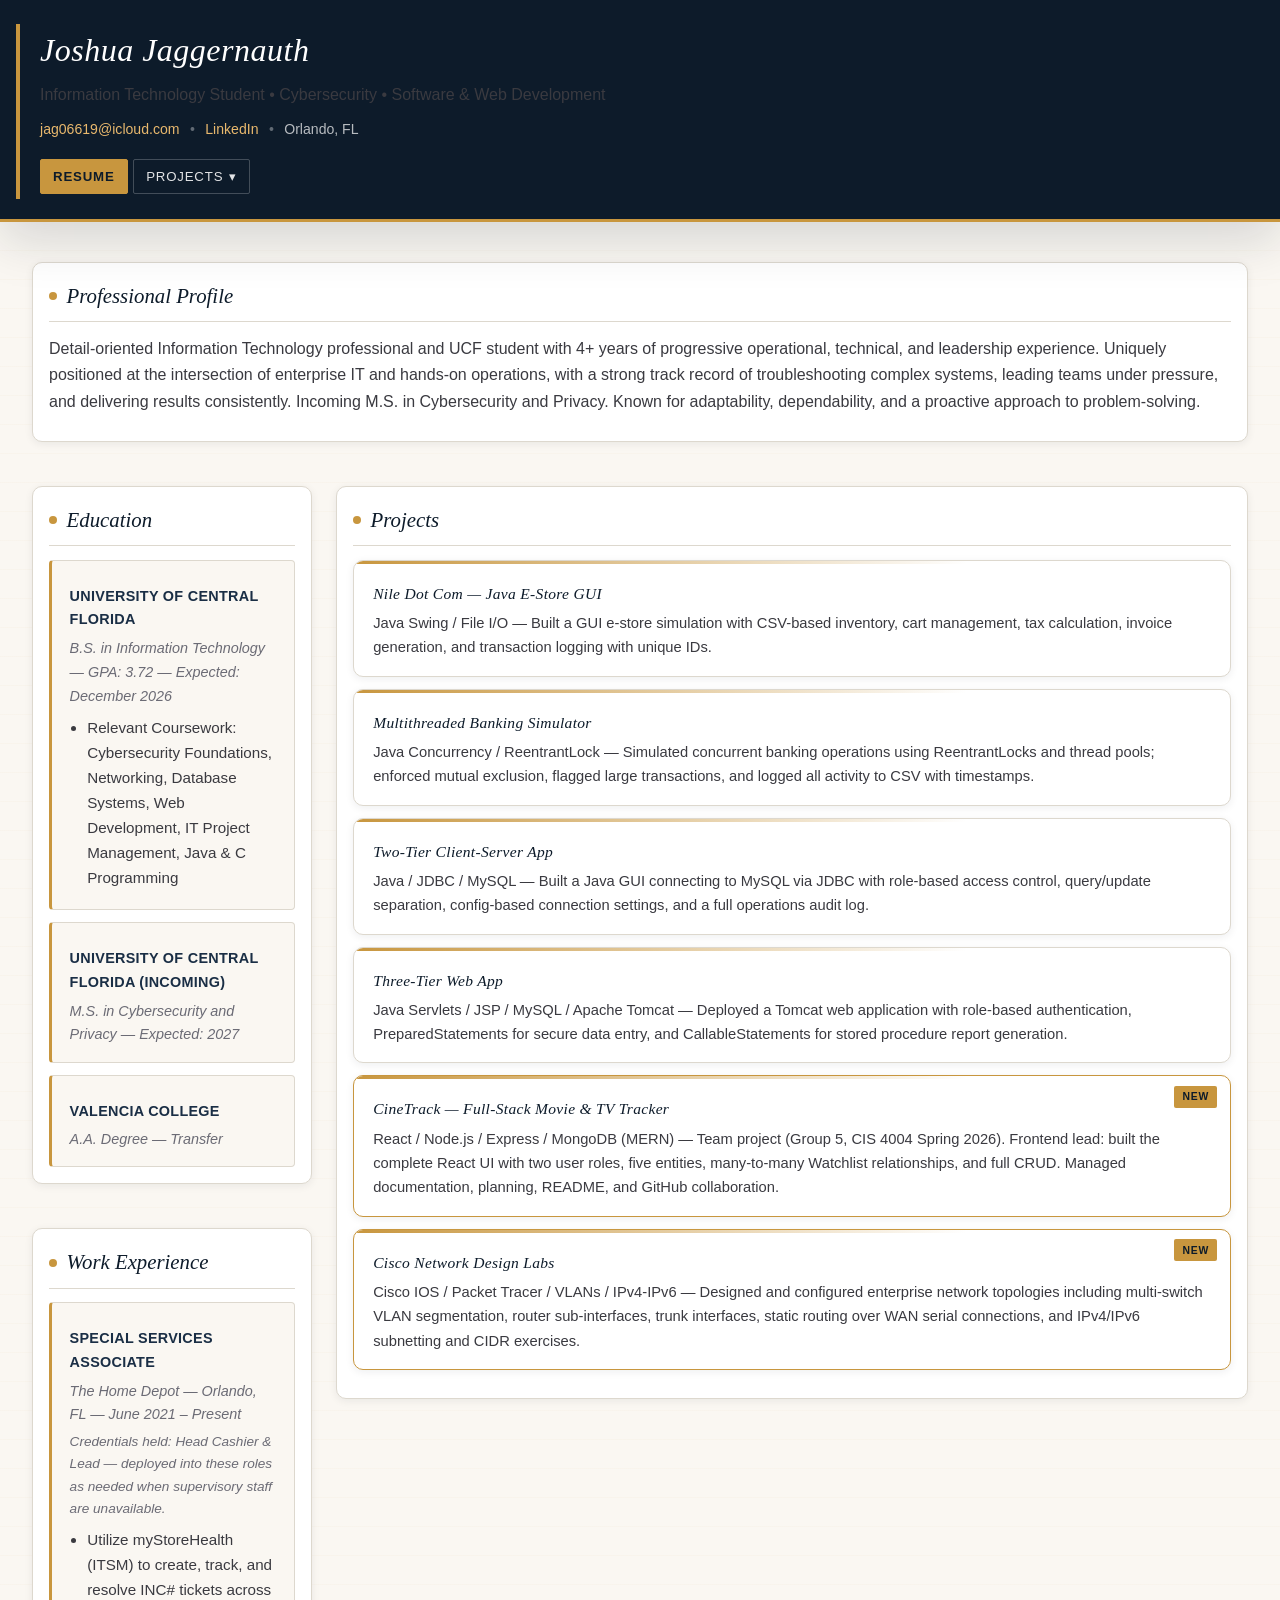
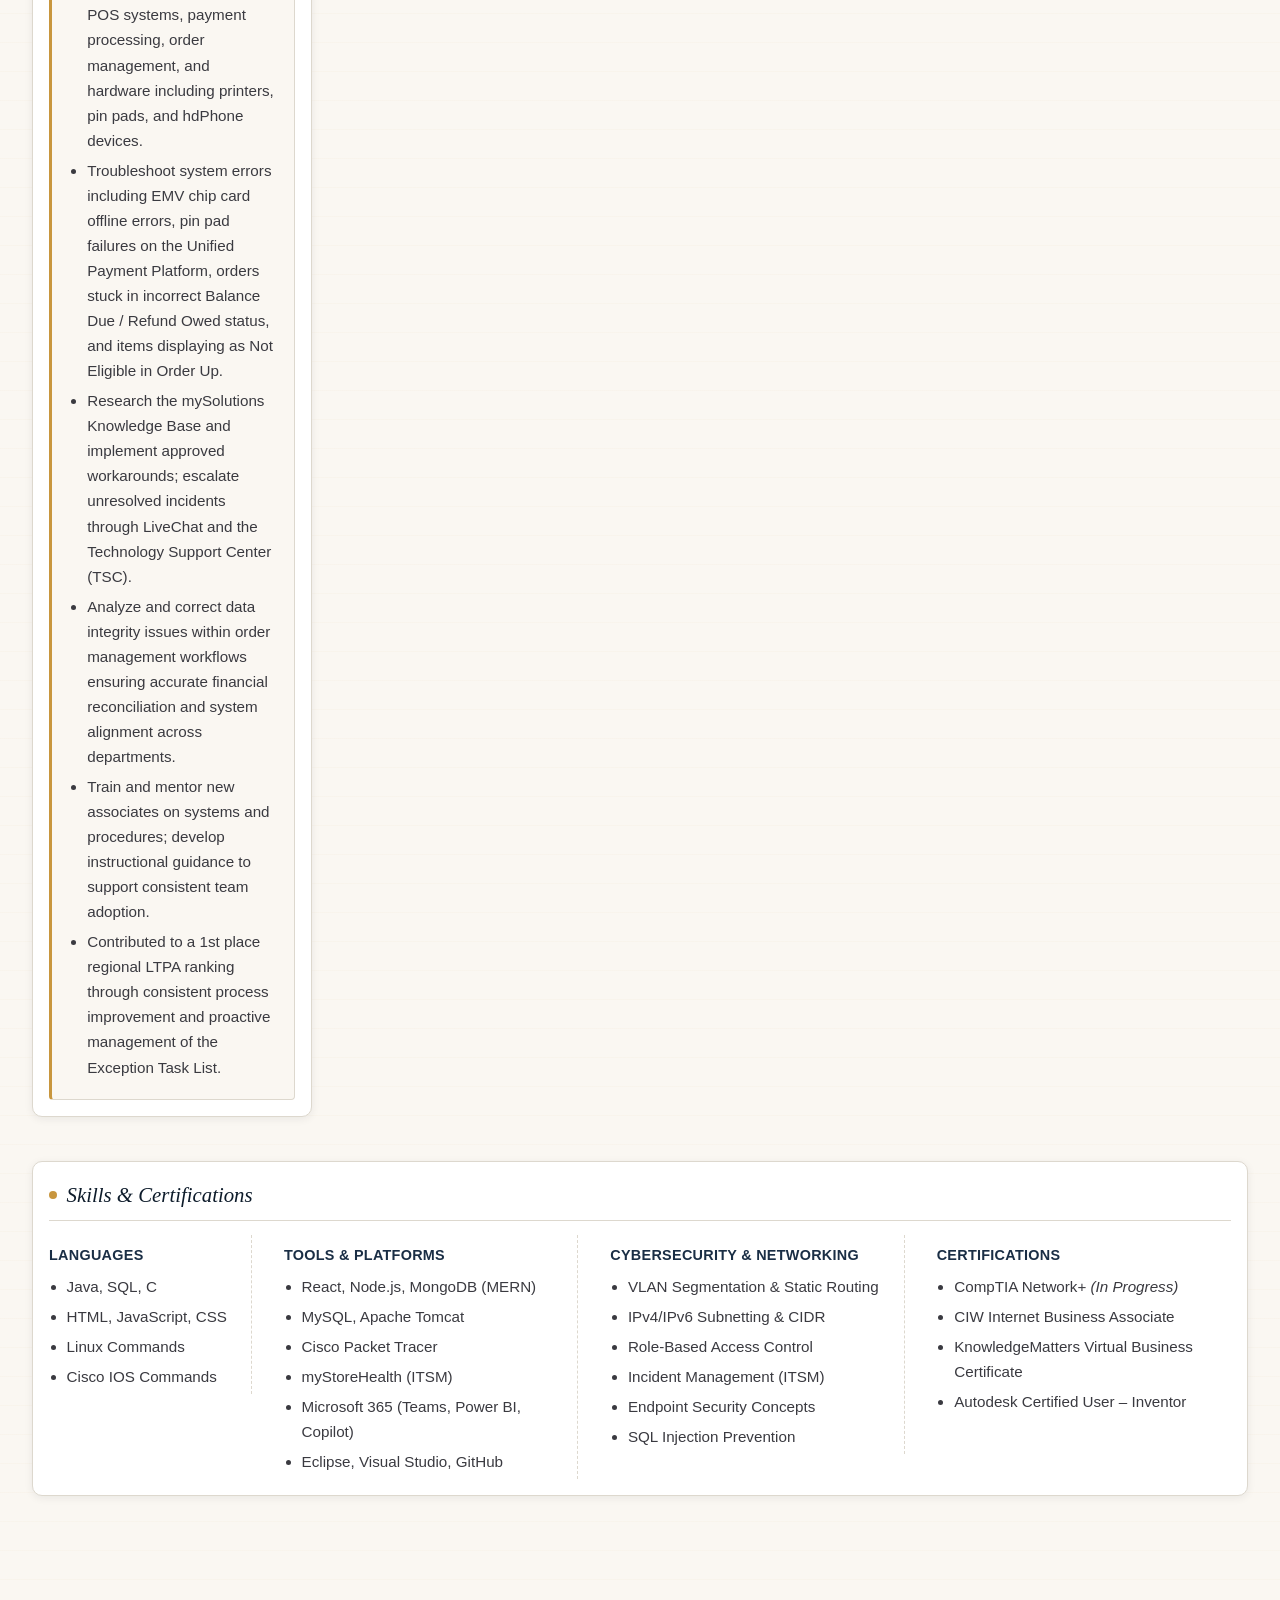
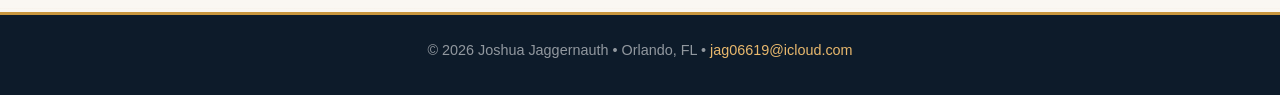
<file: index.html>
<!-- index.html -->
<!DOCTYPE html>
<html lang="en">
<head>
  <meta charset="UTF-8" />
  <meta name="viewport" content="width=device-width, initial-scale=1" />
  <title>Joshua Jaggernauth | Portfolio</title>
  <link rel="stylesheet" href="styles.css" />
</head>
<body>
  <a class="skip-link" href="#main">Skip to main content</a>
  <header class="site-header">
    <div class="container">
      <h1 class="site-title">Joshua Jaggernauth</h1>
      <p class="hero-tagline">Information Technology Student &bull; Cybersecurity &bull; Software &amp; Web Development</p>
      <address class="contact">
        <a href="mailto:jag06619@icloud.com">jag06619@icloud.com</a>
        <span aria-hidden="true">•</span>
        <a href="https://www.linkedin.com/in/joshua-jaggernauth" target="_blank" rel="noopener">LinkedIn</a>
        <span aria-hidden="true">•</span>
        <span>Orlando, FL</span>
      </address>
      <nav class="site-nav" aria-label="Primary">
        <ul>
          <li><a href="index.html" aria-current="page">Resume</a></li>
          <li class="nav-group">
            <button class="nav-group-btn" type="button" aria-label="Open projects menu">
              Projects <span class="chev" aria-hidden="true">&#9662;</span>
            </button>
            <ul class="nav-dropdown" aria-label="Projects">
              <li><a href="project-one.html">Nile Dot Com</a></li>
              <li><a href="project-two.html">Banking Simulator</a></li>
              <li><a href="project-three.html">Client-Server App</a></li>
              <li><a href="project-four.html">Three-Tier Web App</a></li>
              <li><a href="project-five.html">CineTrack</a></li>
              <li><a href="project-six.html">Cisco Network Labs</a></li>
            </ul>
          </li>
        </ul>
      </nav>
    </div>
  </header>

  <main id="main" class="container">
    <section class="section" aria-labelledby="objective-title">
      <h2 id="objective-title">Professional Profile</h2>
      <p>Detail-oriented Information Technology professional and UCF student with 4+ years of progressive operational, technical, and leadership experience. Uniquely positioned at the intersection of enterprise IT and hands-on operations, with a strong track record of troubleshooting complex systems, leading teams under pressure, and delivering results consistently. Incoming M.S. in Cybersecurity and Privacy. Known for adaptability, dependability, and a proactive approach to problem-solving.</p>
    </section>

    <section class="section" aria-labelledby="education-title">
      <h2 id="education-title">Education</h2>
      <article class="item">
        <header class="item-header">
          <h3>University of Central Florida</h3>
          <p class="item-subtitle">B.S. in Information Technology &mdash; GPA: 3.72 &mdash; Expected: December 2026</p>
        </header>
        <ul>
          <li>Relevant Coursework: Cybersecurity Foundations, Networking, Database Systems, Web Development, IT Project Management, Java &amp; C Programming</li>
        </ul>
      </article>
      <article class="item">
        <header class="item-header">
          <h3>University of Central Florida (Incoming)</h3>
          <p class="item-subtitle">M.S. in Cybersecurity and Privacy &mdash; Expected: 2027</p>
        </header>
      </article>
      <article class="item">
        <header class="item-header">
          <h3>Valencia College</h3>
          <p class="item-subtitle">A.A. Degree &mdash; Transfer</p>
        </header>
      </article>
    </section>

    <section class="section" aria-labelledby="experience-title">
      <h2 id="experience-title">Work Experience</h2>
      <article class="item">
        <header class="item-header">
          <h3>Special Services Associate</h3>
          <p class="item-subtitle">The Home Depot &mdash; Orlando, FL &mdash; June 2021 &ndash; Present</p>
          <p class="item-subtitle" style="font-style:italic;font-size:0.85rem;margin-top:0.2rem;">Credentials held: Head Cashier &amp; Lead &mdash; deployed into these roles as needed when supervisory staff are unavailable.</p>
        </header>
        <ul>
          <li>Utilize myStoreHealth (ITSM) to create, track, and resolve INC# tickets across POS systems, payment processing, order management, and hardware including printers, pin pads, and hdPhone devices.</li>
          <li>Troubleshoot system errors including EMV chip card offline errors, pin pad failures on the Unified Payment Platform, orders stuck in incorrect Balance Due / Refund Owed status, and items displaying as Not Eligible in Order Up.</li>
          <li>Research the mySolutions Knowledge Base and implement approved workarounds; escalate unresolved incidents through LiveChat and the Technology Support Center (TSC).</li>
          <li>Analyze and correct data integrity issues within order management workflows ensuring accurate financial reconciliation and system alignment across departments.</li>
          <li>Train and mentor new associates on systems and procedures; develop instructional guidance to support consistent team adoption.</li>
          <li>Contributed to a 1st place regional LTPA ranking through consistent process improvement and proactive management of the Exception Task List.</li>
        </ul>
      </article>
    </section>

    <section class="section" aria-labelledby="projects-title">
      <h2 id="projects-title">Projects</h2>
      <article class="project-preview">
        <h3><a href="project-one.html">Nile Dot Com &mdash; Java E-Store GUI</a></h3>
        <p>Java Swing / File I/O &mdash; Built a GUI e-store simulation with CSV-based inventory, cart management, tax calculation, invoice generation, and transaction logging with unique IDs.</p>
      </article>
      <article class="project-preview">
        <h3><a href="project-two.html">Multithreaded Banking Simulator</a></h3>
        <p>Java Concurrency / ReentrantLock &mdash; Simulated concurrent banking operations using ReentrantLocks and thread pools; enforced mutual exclusion, flagged large transactions, and logged all activity to CSV with timestamps.</p>
      </article>
      <article class="project-preview">
        <h3><a href="project-three.html">Two-Tier Client-Server App</a></h3>
        <p>Java / JDBC / MySQL &mdash; Built a Java GUI connecting to MySQL via JDBC with role-based access control, query/update separation, config-based connection settings, and a full operations audit log.</p>
      </article>
      <article class="project-preview">
        <h3><a href="project-four.html">Three-Tier Web App</a></h3>
        <p>Java Servlets / JSP / MySQL / Apache Tomcat &mdash; Deployed a Tomcat web application with role-based authentication, PreparedStatements for secure data entry, and CallableStatements for stored procedure report generation.</p>
      </article>
      <article class="project-preview new-badge">
        <h3><a href="project-five.html">CineTrack &mdash; Full-Stack Movie &amp; TV Tracker</a></h3>
        <p>React / Node.js / Express / MongoDB (MERN) &mdash; Team project (Group 5, CIS 4004 Spring 2026). Frontend lead: built the complete React UI with two user roles, five entities, many-to-many Watchlist relationships, and full CRUD. Managed documentation, planning, README, and GitHub collaboration.</p>
      </article>
      <article class="project-preview new-badge">
        <h3><a href="project-six.html">Cisco Network Design Labs</a></h3>
        <p>Cisco IOS / Packet Tracer / VLANs / IPv4-IPv6 &mdash; Designed and configured enterprise network topologies including multi-switch VLAN segmentation, router sub-interfaces, trunk interfaces, static routing over WAN serial connections, and IPv4/IPv6 subnetting and CIDR exercises.</p>
      </article>
    </section>

    <section class="section" aria-labelledby="skills-title">
      <h2 id="skills-title">Skills &amp; Certifications</h2>
      <section class="subsection" aria-labelledby="lang-title">
        <h3 id="lang-title">Languages</h3>
        <ul>
          <li>Java, SQL, C</li>
          <li>HTML, JavaScript, CSS</li>
          <li>Linux Commands</li>
          <li>Cisco IOS Commands</li>
        </ul>
      </section>
      <section class="subsection" aria-labelledby="tools-title">
        <h3 id="tools-title">Tools &amp; Platforms</h3>
        <ul>
          <li>React, Node.js, MongoDB (MERN)</li>
          <li>MySQL, Apache Tomcat</li>
          <li>Cisco Packet Tracer</li>
          <li>myStoreHealth (ITSM)</li>
          <li>Microsoft 365 (Teams, Power BI, Copilot)</li>
          <li>Eclipse, Visual Studio, GitHub</li>
        </ul>
      </section>
      <section class="subsection" aria-labelledby="cyber-title">
        <h3 id="cyber-title">Cybersecurity &amp; Networking</h3>
        <ul>
          <li>VLAN Segmentation &amp; Static Routing</li>
          <li>IPv4/IPv6 Subnetting &amp; CIDR</li>
          <li>Role-Based Access Control</li>
          <li>Incident Management (ITSM)</li>
          <li>Endpoint Security Concepts</li>
          <li>SQL Injection Prevention</li>
        </ul>
      </section>
      <section class="subsection" aria-labelledby="certs-title">
        <h3 id="certs-title">Certifications</h3>
        <ul>
          <li>CompTIA Network+ <em>(In Progress)</em></li>
          <li>CIW Internet Business Associate</li>
          <li>KnowledgeMatters Virtual Business Certificate</li>
          <li>Autodesk Certified User &ndash; Inventor</li>
        </ul>
      </section>
    </section>
  </main>

  <footer class="site-footer">
    <div class="container">
      <p>&copy; 2026 Joshua Jaggernauth &bull; Orlando, FL &bull; <a href="mailto:jag06619@icloud.com">jag06619@icloud.com</a></p>
    </div>
  </footer>
  <script>
    document.querySelectorAll('.nav-group-btn').forEach(btn => {
      btn.addEventListener('click', () => btn.closest('.nav-group').classList.toggle('open'));
    });
    document.addEventListener('click', e => {
      if (!e.target.closest('.nav-group')) document.querySelectorAll('.nav-group.open').forEach(g => g.classList.remove('open'));
    });
  </script>
</body>
</html>
</file>
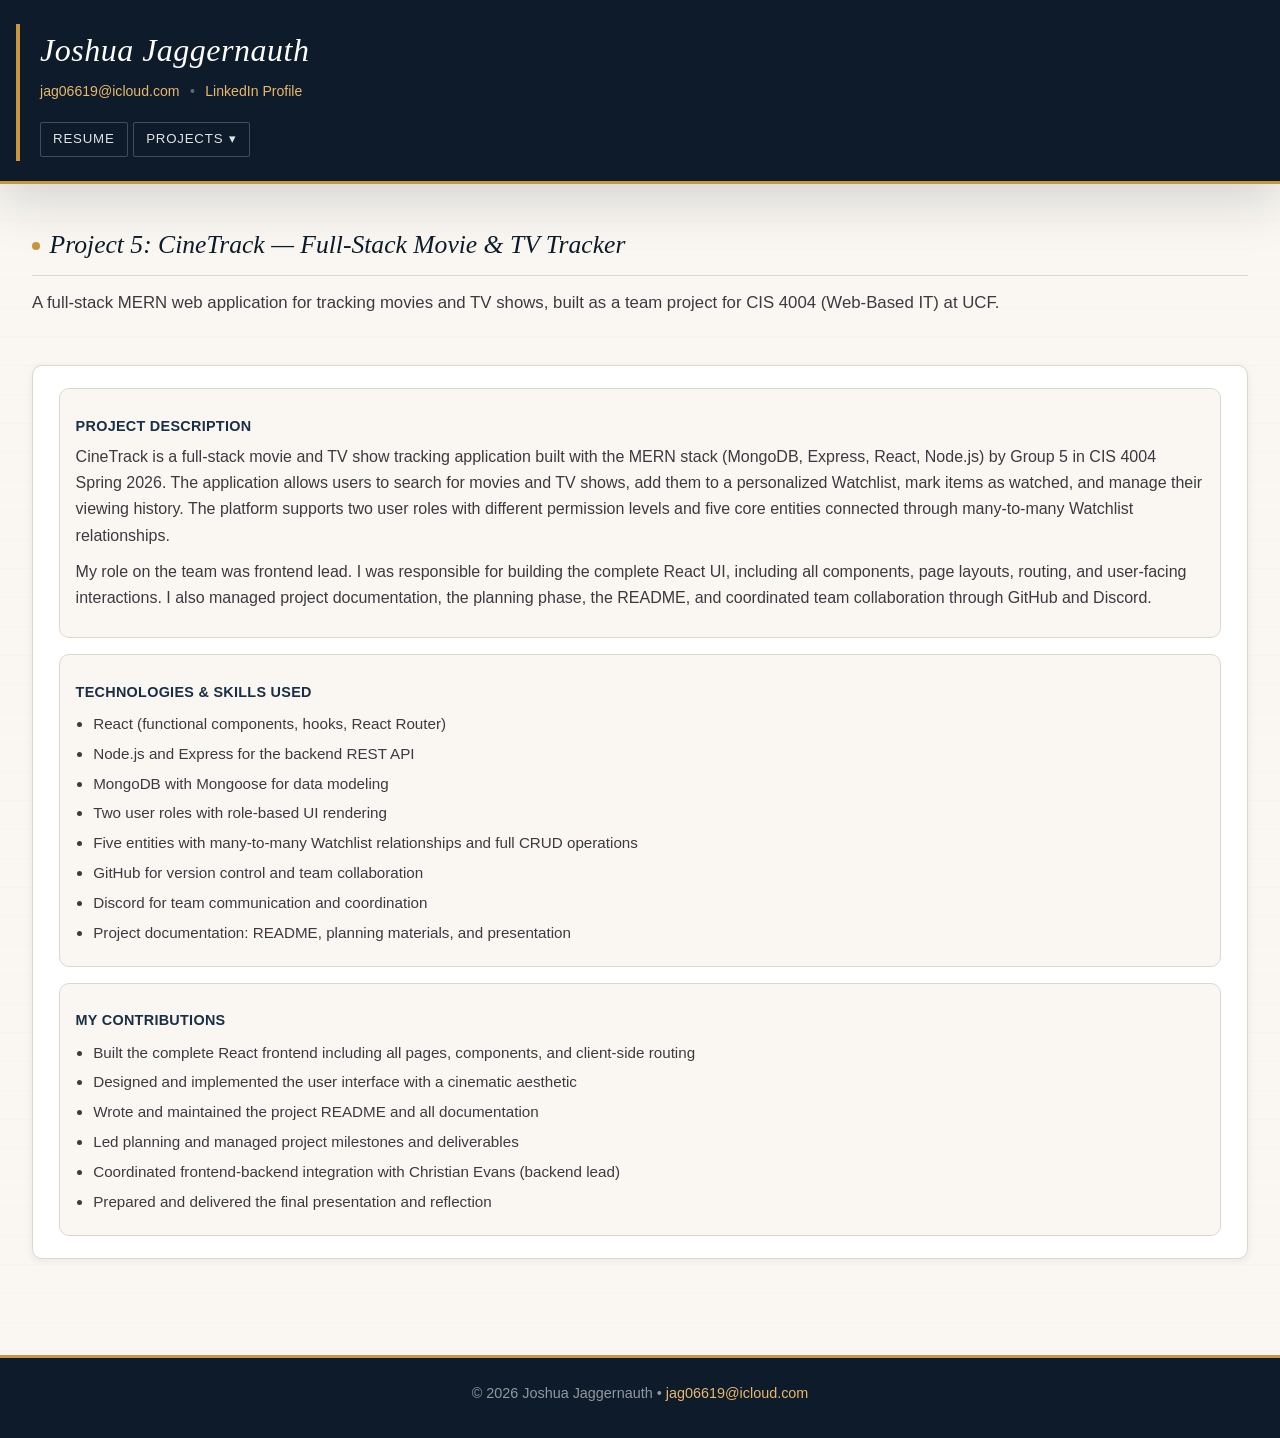
<file: project-five.html>
<!-- project-five.html -->
<!DOCTYPE html>
<html lang="en">
<head>
  <meta charset="UTF-8" />
  <meta name="viewport" content="width=device-width, initial-scale=1" />
  <title>Project 5 | CineTrack (MERN Stack)</title>
  <link rel="stylesheet" href="styles.css" />
</head>
<body>
  <a class="skip-link" href="#main">Skip to main content</a>
  <header class="site-header">
    <div class="container">
      <h1 class="site-title">Joshua Jaggernauth</h1>
      <address class="contact">
        <a href="mailto:jag06619@icloud.com">jag06619@icloud.com</a>
        <span aria-hidden="true">•</span>
        <a href="https://www.linkedin.com/in/joshua-jaggernauth" target="_blank" rel="noopener">LinkedIn Profile</a>
      </address>
      <nav class="site-nav" aria-label="Primary">
        <ul>
          <li><a href="index.html">Resume</a></li>
          <li class="nav-group">
            <button class="nav-group-btn" type="button" aria-label="Open projects menu">
              Projects <span class="chev" aria-hidden="true">&#9662;</span>
            </button>
            <ul class="nav-dropdown" aria-label="Projects">
              <li><a href="project-one.html">Nile Dot Com</a></li>
              <li><a href="project-two.html">Banking Simulator</a></li>
              <li><a href="project-three.html">Client-Server App</a></li>
              <li><a href="project-four.html">Three-Tier Web App</a></li>
              <li><a href="project-five.html" aria-current="page">CineTrack</a></li>
              <li><a href="project-six.html">Cisco Network Labs</a></li>
            </ul>
          </li>
        </ul>
      </nav>
    </div>
  </header>

  <main id="main" class="container">
    <header class="page-header">
      <h2>Project 5: CineTrack &mdash; Full-Stack Movie &amp; TV Tracker</h2>
      <p class="page-intro">A full-stack MERN web application for tracking movies and TV shows, built as a team project for CIS 4004 (Web-Based IT) at UCF.</p>
    </header>

    <article class="project">
      <section class="section" aria-labelledby="description-title">
        <h3 id="description-title">Project Description</h3>
        <p>CineTrack is a full-stack movie and TV show tracking application built with the MERN stack (MongoDB, Express, React, Node.js) by Group 5 in CIS 4004 Spring 2026. The application allows users to search for movies and TV shows, add them to a personalized Watchlist, mark items as watched, and manage their viewing history. The platform supports two user roles with different permission levels and five core entities connected through many-to-many Watchlist relationships.</p>
        <p>My role on the team was frontend lead. I was responsible for building the complete React UI, including all components, page layouts, routing, and user-facing interactions. I also managed project documentation, the planning phase, the README, and coordinated team collaboration through GitHub and Discord.</p>
      </section>

      <section class="section" aria-labelledby="skills-title">
        <h3 id="skills-title">Technologies &amp; Skills Used</h3>
        <ul>
          <li>React (functional components, hooks, React Router)</li>
          <li>Node.js and Express for the backend REST API</li>
          <li>MongoDB with Mongoose for data modeling</li>
          <li>Two user roles with role-based UI rendering</li>
          <li>Five entities with many-to-many Watchlist relationships and full CRUD operations</li>
          <li>GitHub for version control and team collaboration</li>
          <li>Discord for team communication and coordination</li>
          <li>Project documentation: README, planning materials, and presentation</li>
        </ul>
      </section>

      <section class="section" aria-labelledby="role-title">
        <h3 id="role-title">My Contributions</h3>
        <ul>
          <li>Built the complete React frontend including all pages, components, and client-side routing</li>
          <li>Designed and implemented the user interface with a cinematic aesthetic</li>
          <li>Wrote and maintained the project README and all documentation</li>
          <li>Led planning and managed project milestones and deliverables</li>
          <li>Coordinated frontend-backend integration with Christian Evans (backend lead)</li>
          <li>Prepared and delivered the final presentation and reflection</li>
        </ul>
      </section>
    </article>
  </main>

  <footer class="site-footer">
    <div class="container">
      <p>&copy; 2026 Joshua Jaggernauth &bull; <a href="mailto:jag06619@icloud.com">jag06619@icloud.com</a></p>
    </div>
  </footer>
  <script>
    document.querySelectorAll('.nav-group-btn').forEach(btn => {
      btn.addEventListener('click', () => btn.closest('.nav-group').classList.toggle('open'));
    });
    document.addEventListener('click', e => {
      if (!e.target.closest('.nav-group')) document.querySelectorAll('.nav-group.open').forEach(g => g.classList.remove('open'));
    });
  </script>
</body>
</html>
</file>
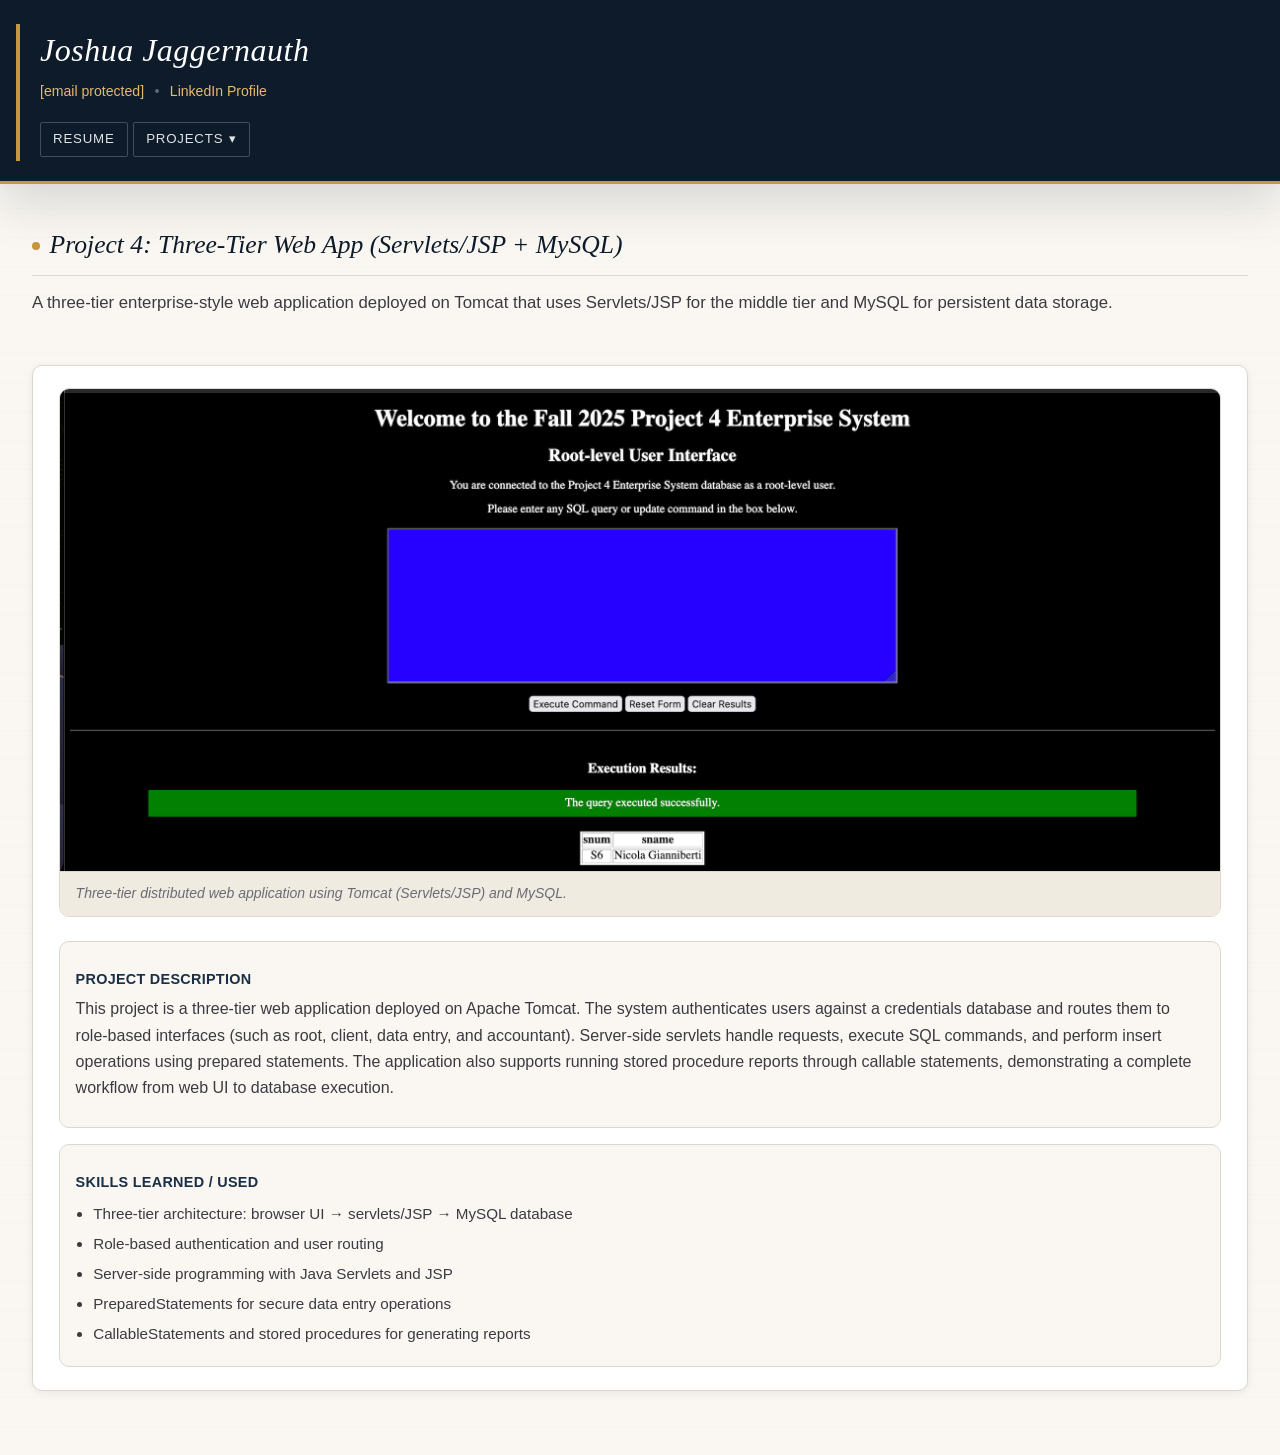
<file: project-four.html>
<!-- project-four.html -->
<!DOCTYPE html>
<html lang="en">
<head>
  <meta charset="UTF-8" />
  <meta name="viewport" content="width=device-width, initial-scale=1" />
  <title>Project 4 | Three-Tier Web App (Servlets/JSP + MySQL)</title>
  <link rel="stylesheet" href="styles.css" />
</head>

<body>
  <a class="skip-link" href="#main">Skip to main content</a>

  <header class="site-header">
    <div class="container">
      <h1 class="site-title">Joshua Jaggernauth</h1>

      <address class="contact">
        <a href="/cdn-cgi/l/email-protection#f79d98cecec5c7cfc3b7829491d9929382"><span class="__cf_email__" data-cfemail="e88287d1d1dad8d0dca89d8b8ec68d8c9d">[email&#160;protected]</span></a>
        <span aria-hidden="true">•</span>
        <a href="https://www.linkedin.com/in/joshua-jaggernauth" target="_blank" rel="noopener">
          LinkedIn Profile
        </a>
      </address>

      <nav class="site-nav" aria-label="Primary">
        <ul>
          <li><a href="index.html">Resume</a></li>

          <li class="nav-group">
            <button class="nav-group-btn" type="button" aria-label="Open projects menu">
              Projects <span class="chev" aria-hidden="true">▾</span>
            </button>

            <ul class="nav-dropdown" aria-label="Projects">
              <li><a href="project-one.html">Nile Dot Com</a></li>
              <li><a href="project-two.html">Banking Simulator</a></li>
              <li><a href="project-three.html">Client-Server App</a></li>
              <li><a href="project-four.html" aria-current="page">Project 4</a></li>
            </ul>
          </li>
        </ul>
      </nav>
    </div>
  </header>

  <main id="main" class="container">
    <header class="page-header">
      <h2>Project 4: Three-Tier Web App (Servlets/JSP + MySQL)</h2>
      <p class="page-intro">
        A three-tier enterprise-style web application deployed on Tomcat that uses Servlets/JSP
        for the middle tier and MySQL for persistent data storage.
      </p>
    </header>

    <article class="project">
      <figure class="project-figure">
        <img
          src="images/project4.png"
          alt="Screenshot of the three-tier web application interface (Tomcat, Servlets/JSP, MySQL)"
          width="1200"
          height="675"
        />
        <figcaption>
          Three-tier distributed web application using Tomcat (Servlets/JSP) and MySQL.
        </figcaption>
      </figure>

      <section class="section" aria-labelledby="description-title">
        <h3 id="description-title">Project Description</h3>
        <p>
          This project is a three-tier web application deployed on Apache Tomcat. The system authenticates users
          against a credentials database and routes them to role-based interfaces (such as root, client, data entry,
          and accountant). Server-side servlets handle requests, execute SQL commands, and perform insert operations
          using prepared statements. The application also supports running stored procedure reports through callable
          statements, demonstrating a complete workflow from web UI to database execution.
        </p>
      </section>

      <section class="section" aria-labelledby="skills-title">
        <h3 id="skills-title">Skills Learned / Used</h3>
        <ul>
          <li>Three-tier architecture: browser UI → servlets/JSP → MySQL database</li>
          <li>Role-based authentication and user routing</li>
          <li>Server-side programming with Java Servlets and JSP</li>
          <li>PreparedStatements for secure data entry operations</li>
          <li>CallableStatements and stored procedures for generating reports</li>
        </ul>
      </section>
    </article>
  </main>

  <footer class="site-
</file>
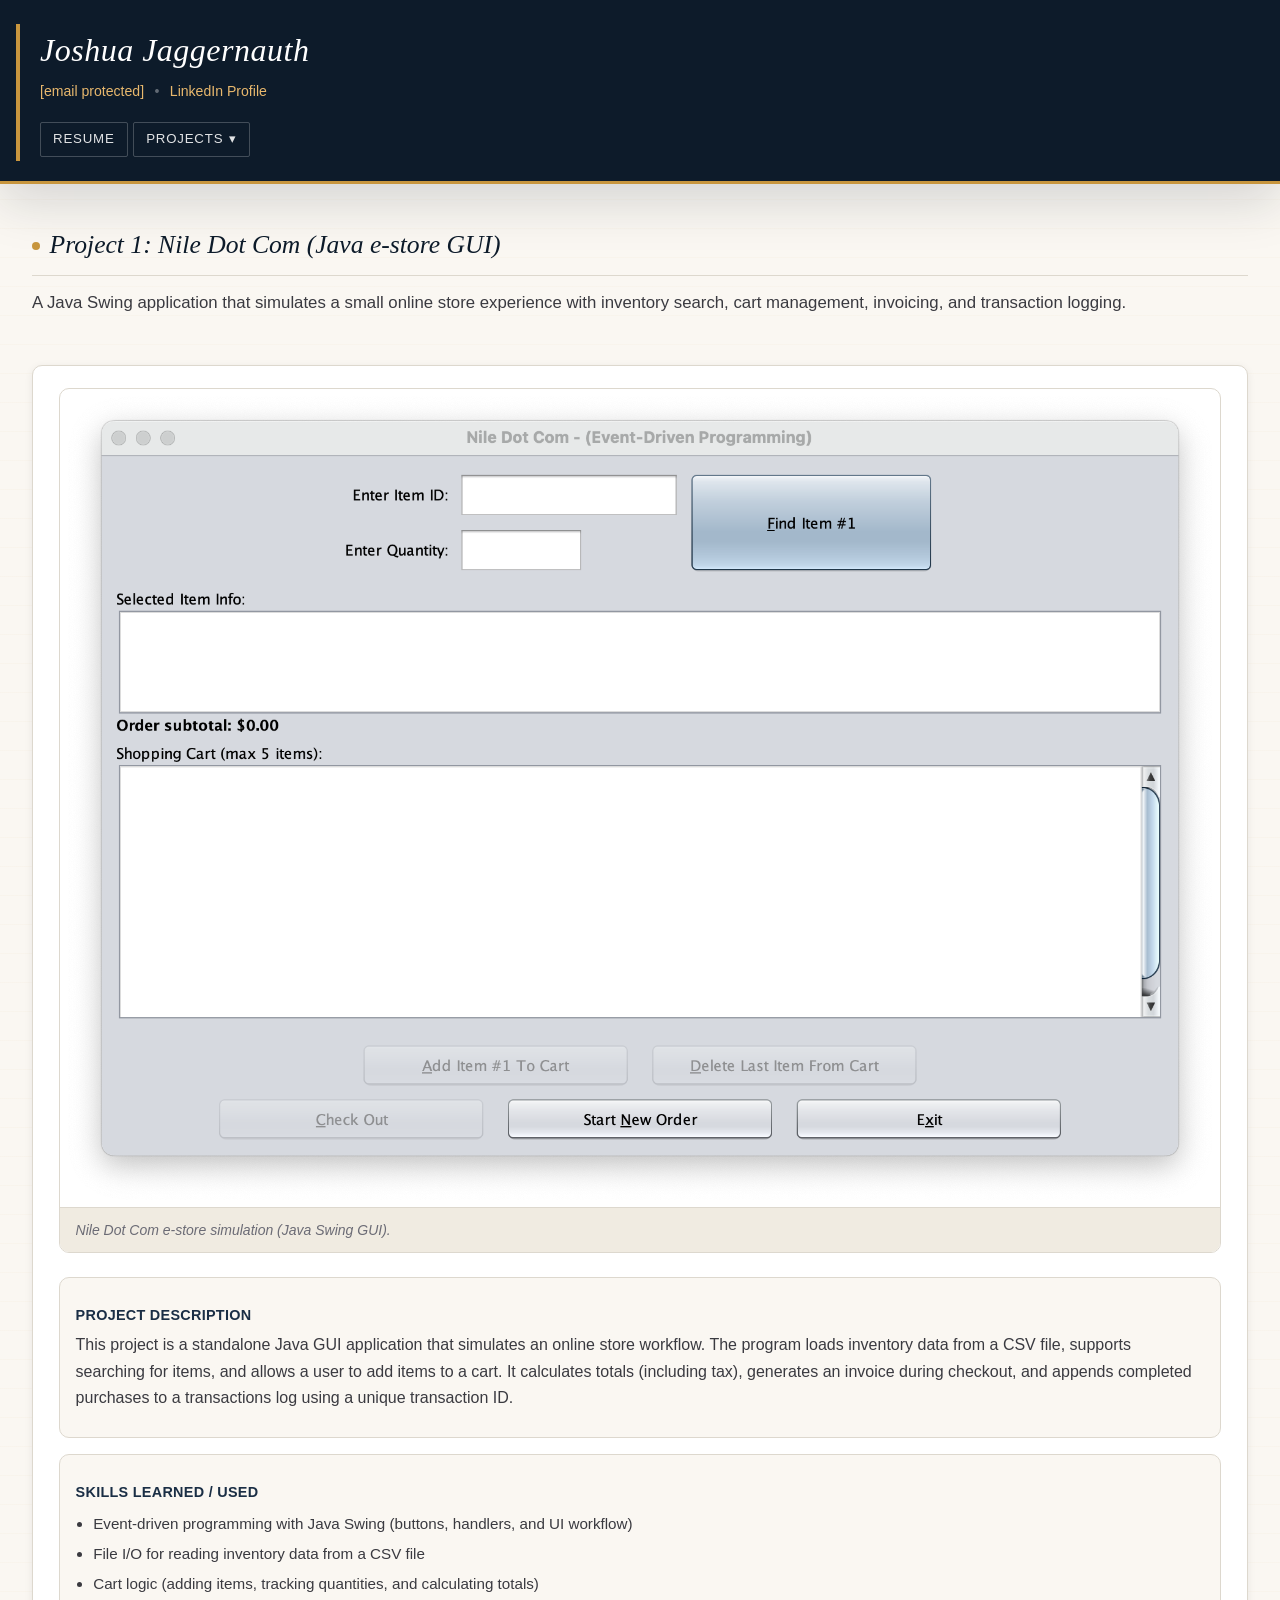
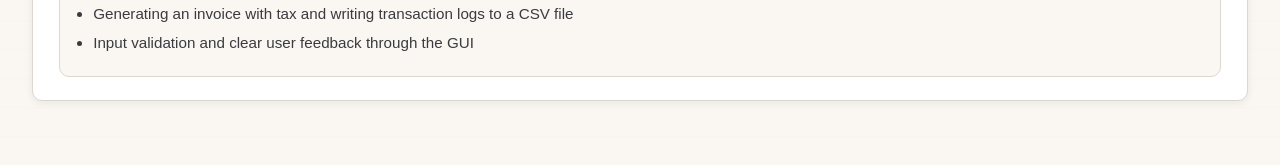
<file: project-one.html>
<!-- project-one.html -->
<!DOCTYPE html>
<html lang="en">
<head>
  <meta charset="UTF-8" />
  <meta name="viewport" content="width=device-width, initial-scale=1" />
  <title>Project 1 | Nile Dot Com (Java e-store GUI)</title>
  <link rel="stylesheet" href="styles.css" />
</head>

<body>
  <a class="skip-link" href="#main">Skip to main content</a>

  <header class="site-header">
    <div class="container">
      <h1 class="site-title">Joshua Jaggernauth</h1>

      <address class="contact">
        <a href="/cdn-cgi/l/email-protection#3a50550303080a020e7a4f595c145f5e4f"><span class="__cf_email__" data-cfemail="640e0b5d5d56545c50241107024a010011">[email&#160;protected]</span></a>
        <span aria-hidden="true">•</span>
        <a href="https://www.linkedin.com/in/joshua-jaggernauth" target="_blank" rel="noopener">
          LinkedIn Profile
        </a>
      </address>

      <nav class="site-nav" aria-label="Primary">
        <ul>
          <li><a href="index.html">Resume</a></li>

          <li class="nav-group">
            <button class="nav-group-btn" type="button" aria-label="Open projects menu">
              Projects <span class="chev" aria-hidden="true">▾</span>
            </button>

            <ul class="nav-dropdown" aria-label="Projects">
              <li><a href="project-one.html" aria-current="page">Project 1</a></li>
              <li><a href="project-two.html">Banking Simulator</a></li>
              <li><a href="project-three.html">Client-Server App</a></li>
              <li><a href="project-four.html">Three-Tier Web App</a></li>
            </ul>
          </li>
        </ul>
      </nav>
    </div>
  </header>

  <main id="main" class="container">
    <header class="page-header">
      <h2>Project 1: Nile Dot Com (Java e-store GUI)</h2>
      <p class="page-intro">
        A Java Swing application that simulates a small online store experience with inventory search, cart
        management, invoicing, and transaction logging.
      </p>
    </header>

    <article class="project">
      <figure class="project-figure">
        <img
          src="images/project1.png"
          alt="Screenshot of the Nile Dot Com Java GUI project"
          width="1200"
          height="675"
        />
        <figcaption>
          Nile Dot Com e-store simulation (Java Swing GUI).
        </figcaption>
      </figure>

      <section class="section" aria-labelledby="description-title">
        <h3 id="description-title">Project Description</h3>
        <p>
          This project is a standalone Java GUI application that simulates an online store workflow.
          The program loads inventory data from a CSV file, supports searching for items, and allows a user
          to add items to a cart. It calculates totals (including tax), generates an invoice during checkout,
          and appends completed purchases to a transactions log using a unique transaction ID.
        </p>
      </section>

      <section class="section" aria-labelledby="skills-title">
        <h3 id="skills-title">Skills Learned / Used</h3>
        <ul>
          <li>Event-driven programming with Java Swing (buttons, handlers, and UI workflow)</li>
          <li>File I/O for reading inventory data from a CSV file</li>
          <li>Cart logic (adding items, tracking quantities, and calculating totals)</li>
          <li>Generating an invoice with tax and writing transaction logs to a CSV file</li>
          <li>Input validation and clear user feedback through the GUI</li>
        </ul>
      </section>
    </article>
  </main>

  <footer class="site-
</file>
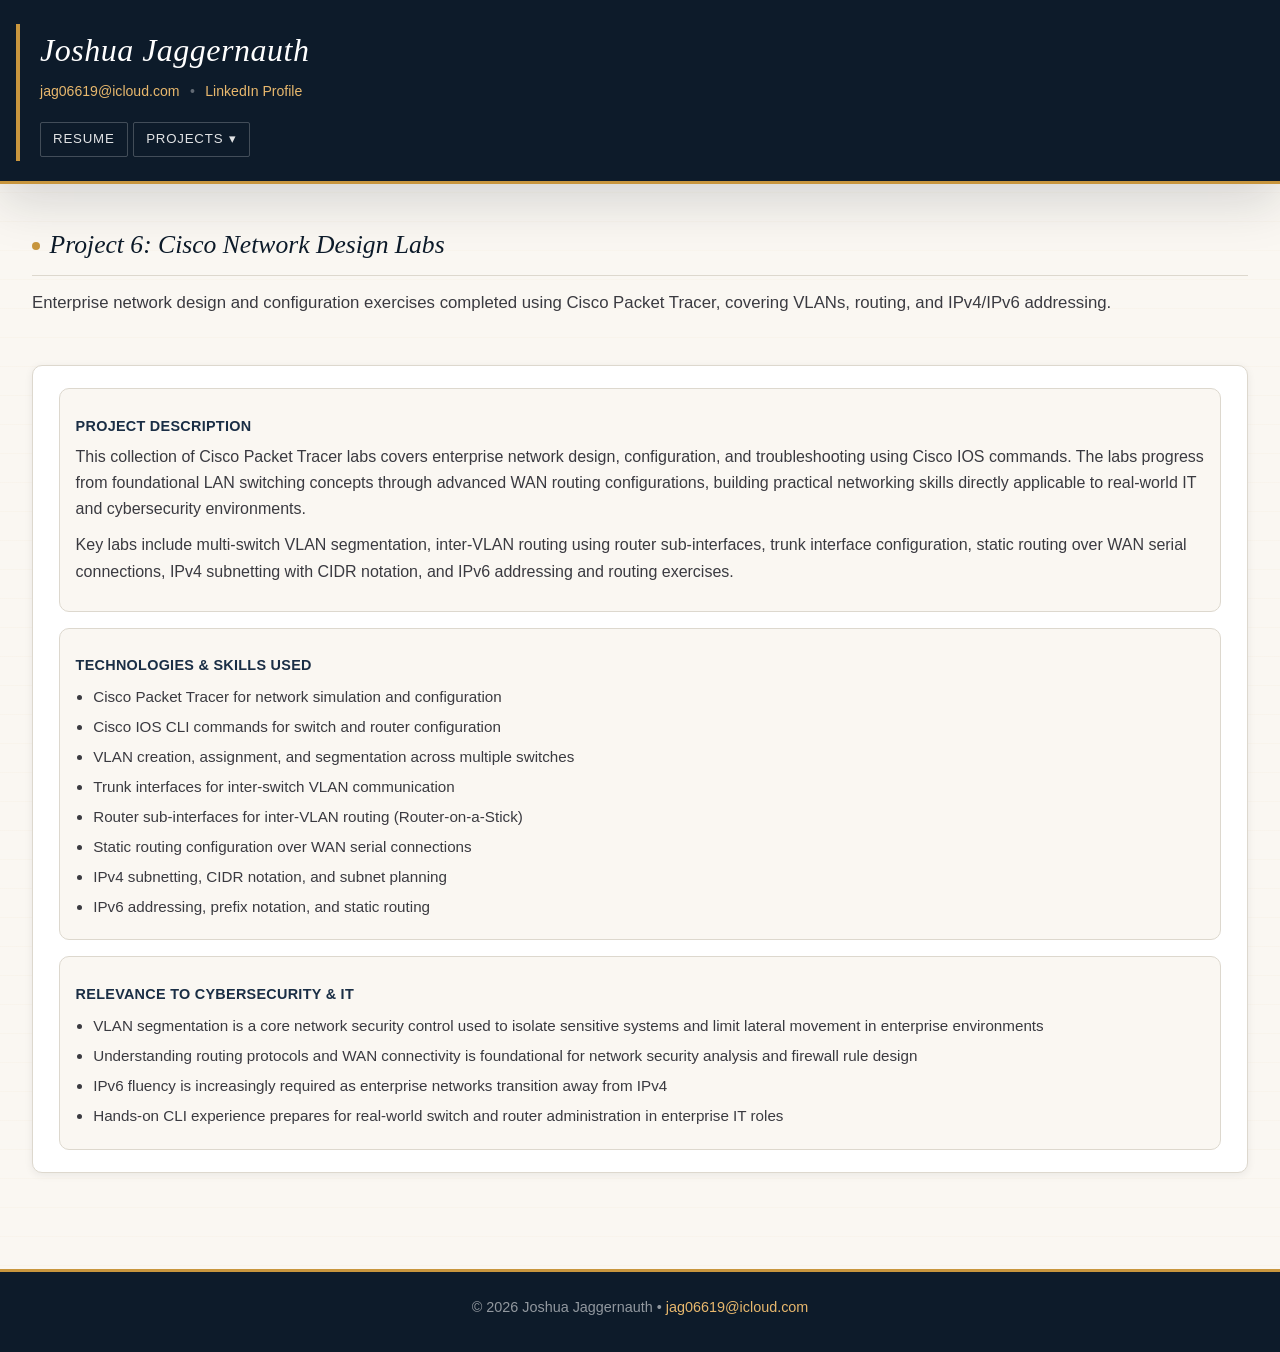
<file: project-six.html>
<!-- project-six.html -->
<!DOCTYPE html>
<html lang="en">
<head>
  <meta charset="UTF-8" />
  <meta name="viewport" content="width=device-width, initial-scale=1" />
  <title>Project 6 | Cisco Network Design Labs</title>
  <link rel="stylesheet" href="styles.css" />
</head>
<body>
  <a class="skip-link" href="#main">Skip to main content</a>
  <header class="site-header">
    <div class="container">
      <h1 class="site-title">Joshua Jaggernauth</h1>
      <address class="contact">
        <a href="mailto:jag06619@icloud.com">jag06619@icloud.com</a>
        <span aria-hidden="true">•</span>
        <a href="https://www.linkedin.com/in/joshua-jaggernauth" target="_blank" rel="noopener">LinkedIn Profile</a>
      </address>
      <nav class="site-nav" aria-label="Primary">
        <ul>
          <li><a href="index.html">Resume</a></li>
          <li class="nav-group">
            <button class="nav-group-btn" type="button" aria-label="Open projects menu">
              Projects <span class="chev" aria-hidden="true">&#9662;</span>
            </button>
            <ul class="nav-dropdown" aria-label="Projects">
              <li><a href="project-one.html">Nile Dot Com</a></li>
              <li><a href="project-two.html">Banking Simulator</a></li>
              <li><a href="project-three.html">Client-Server App</a></li>
              <li><a href="project-four.html">Three-Tier Web App</a></li>
              <li><a href="project-five.html">CineTrack</a></li>
              <li><a href="project-six.html" aria-current="page">Cisco Network Labs</a></li>
            </ul>
          </li>
        </ul>
      </nav>
    </div>
  </header>

  <main id="main" class="container">
    <header class="page-header">
      <h2>Project 6: Cisco Network Design Labs</h2>
      <p class="page-intro">Enterprise network design and configuration exercises completed using Cisco Packet Tracer, covering VLANs, routing, and IPv4/IPv6 addressing.</p>
    </header>

    <article class="project">
      <section class="section" aria-labelledby="description-title">
        <h3 id="description-title">Project Description</h3>
        <p>This collection of Cisco Packet Tracer labs covers enterprise network design, configuration, and troubleshooting using Cisco IOS commands. The labs progress from foundational LAN switching concepts through advanced WAN routing configurations, building practical networking skills directly applicable to real-world IT and cybersecurity environments.</p>
        <p>Key labs include multi-switch VLAN segmentation, inter-VLAN routing using router sub-interfaces, trunk interface configuration, static routing over WAN serial connections, IPv4 subnetting with CIDR notation, and IPv6 addressing and routing exercises.</p>
      </section>

      <section class="section" aria-labelledby="skills-title">
        <h3 id="skills-title">Technologies &amp; Skills Used</h3>
        <ul>
          <li>Cisco Packet Tracer for network simulation and configuration</li>
          <li>Cisco IOS CLI commands for switch and router configuration</li>
          <li>VLAN creation, assignment, and segmentation across multiple switches</li>
          <li>Trunk interfaces for inter-switch VLAN communication</li>
          <li>Router sub-interfaces for inter-VLAN routing (Router-on-a-Stick)</li>
          <li>Static routing configuration over WAN serial connections</li>
          <li>IPv4 subnetting, CIDR notation, and subnet planning</li>
          <li>IPv6 addressing, prefix notation, and static routing</li>
        </ul>
      </section>

      <section class="section" aria-labelledby="relevance-title">
        <h3 id="relevance-title">Relevance to Cybersecurity &amp; IT</h3>
        <ul>
          <li>VLAN segmentation is a core network security control used to isolate sensitive systems and limit lateral movement in enterprise environments</li>
          <li>Understanding routing protocols and WAN connectivity is foundational for network security analysis and firewall rule design</li>
          <li>IPv6 fluency is increasingly required as enterprise networks transition away from IPv4</li>
          <li>Hands-on CLI experience prepares for real-world switch and router administration in enterprise IT roles</li>
        </ul>
      </section>
    </article>
  </main>

  <footer class="site-footer">
    <div class="container">
      <p>&copy; 2026 Joshua Jaggernauth &bull; <a href="mailto:jag06619@icloud.com">jag06619@icloud.com</a></p>
    </div>
  </footer>
  <script>
    document.querySelectorAll('.nav-group-btn').forEach(btn => {
      btn.addEventListener('click', () => btn.closest('.nav-group').classList.toggle('open'));
    });
    document.addEventListener('click', e => {
      if (!e.target.closest('.nav-group')) document.querySelectorAll('.nav-group.open').forEach(g => g.classList.remove('open'));
    });
  </script>
</body>
</html>
</file>
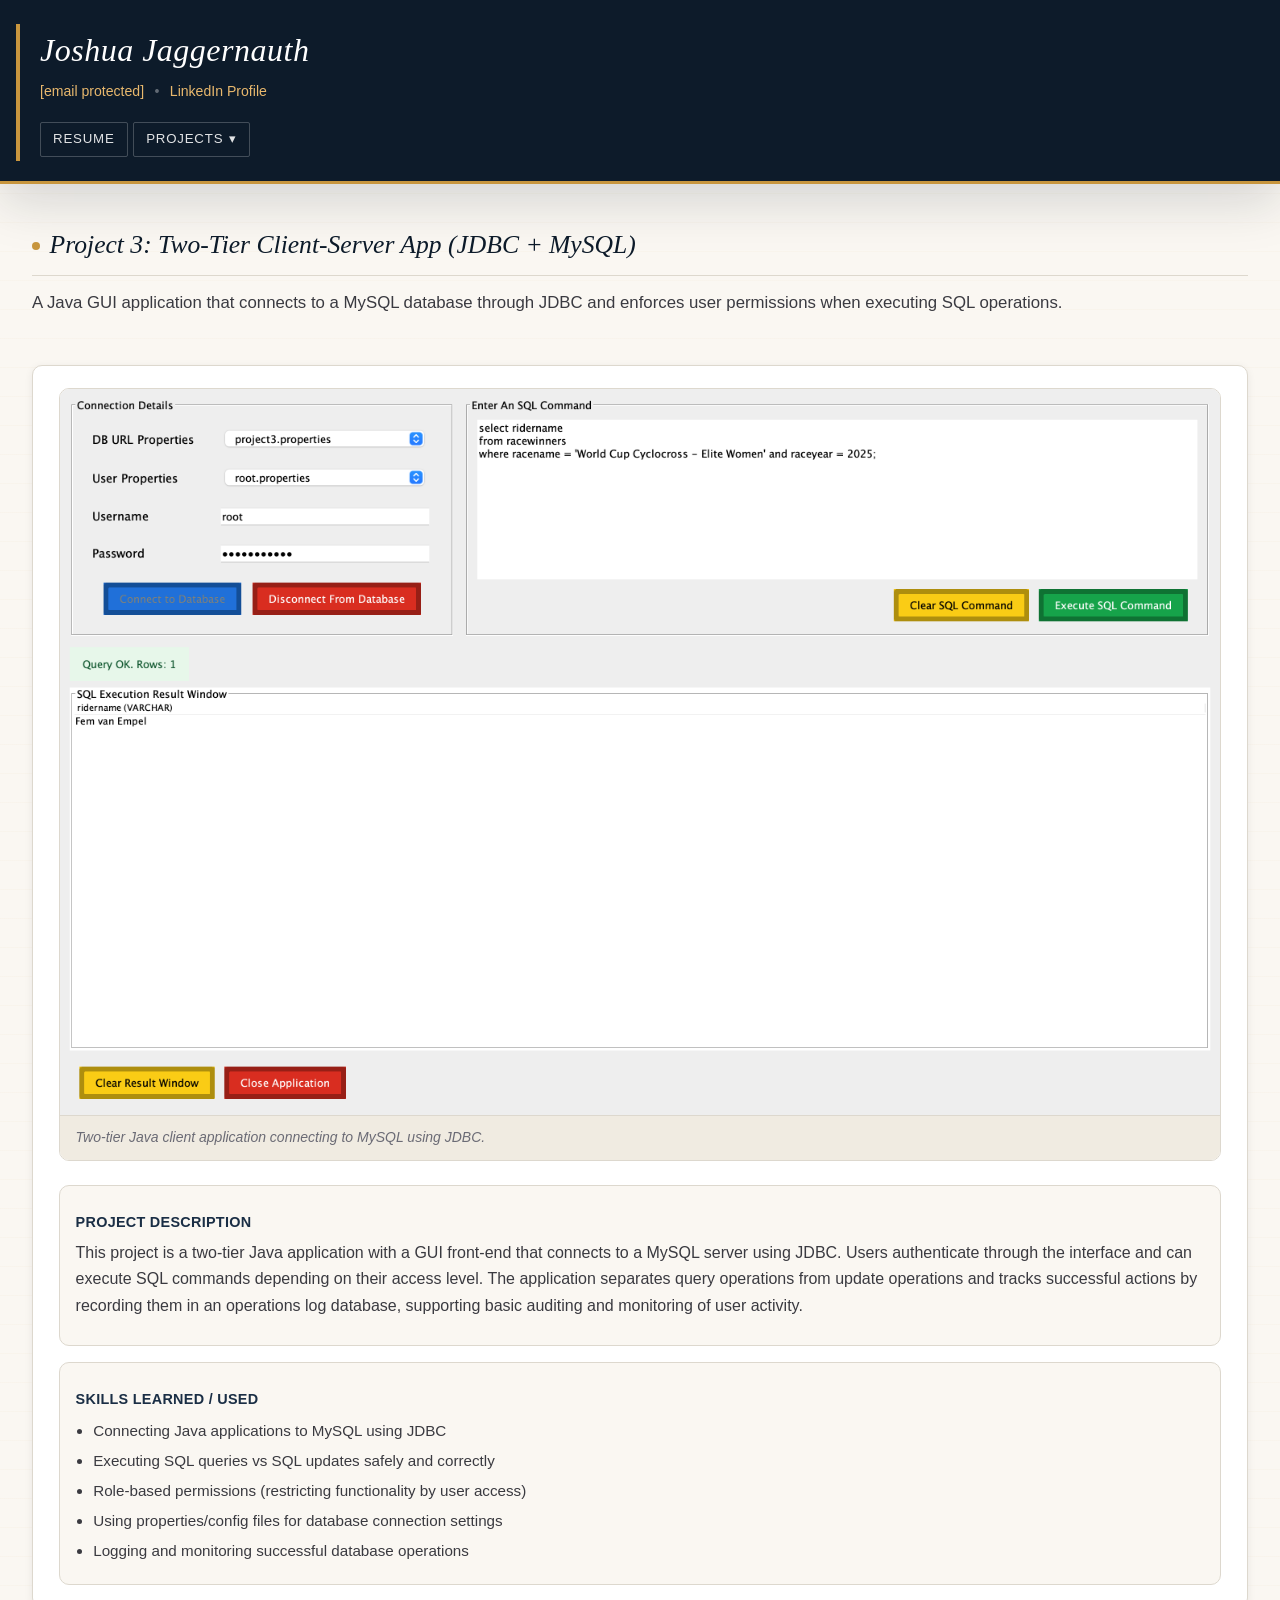
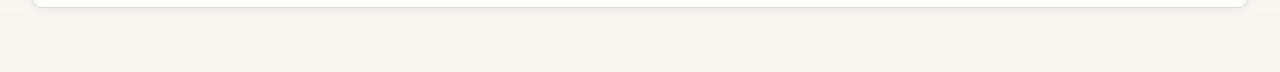
<file: project-three.html>
<!-- project-three.html -->
<!DOCTYPE html>
<html lang="en">
<head>
  <meta charset="UTF-8" />
  <meta name="viewport" content="width=device-width, initial-scale=1" />
  <title>Project 3 | Two-Tier Client-Server App (JDBC + MySQL)</title>
  <link rel="stylesheet" href="styles.css" />
</head>

<body>
  <a class="skip-link" href="#main">Skip to main content</a>

  <header class="site-header">
    <div class="container">
      <h1 class="site-title">Joshua Jaggernauth</h1>

      <address class="contact">
        <a href="/cdn-cgi/l/email-protection#39535600000b09010d794c5a5f175c5d4c"><span class="__cf_email__" data-cfemail="bcd6d385858e8c8488fcc9dfda92d9d8c9">[email&#160;protected]</span></a>
        <span aria-hidden="true">•</span>
        <a href="https://www.linkedin.com/in/joshua-jaggernauth" target="_blank" rel="noopener">
          LinkedIn Profile
        </a>
      </address>

      <nav class="site-nav" aria-label="Primary">
        <ul>
          <li><a href="index.html">Resume</a></li>

          <li class="nav-group">
            <button class="nav-group-btn" type="button" aria-label="Open projects menu">
              Projects <span class="chev" aria-hidden="true">▾</span>
            </button>

            <ul class="nav-dropdown" aria-label="Projects">
              <li><a href="project-one.html">Nile Dot Com</a></li>
              <li><a href="project-two.html">Banking Simulator</a></li>
              <li><a href="project-three.html" aria-current="page">Project 3</a></li>
              <li><a href="project-four.html">Three-Tier Web App</a></li>
            </ul>
          </li>
        </ul>
      </nav>
    </div>
  </header>

  <main id="main" class="container">
    <header class="page-header">
      <h2>Project 3: Two-Tier Client-Server App (JDBC + MySQL)</h2>
      <p class="page-intro">
        A Java GUI application that connects to a MySQL database through JDBC and enforces user permissions
        when executing SQL operations.
      </p>
    </header>

    <article class="project">
      <figure class="project-figure">
        <img
          src="images/project3.png"
          alt="Screenshot of the Project 3 Java GUI client connected to MySQL"
          width="1200"
          height="675"
        />
        <figcaption>
          Two-tier Java client application connecting to MySQL using JDBC.
        </figcaption>
      </figure>

      <section class="section" aria-labelledby="description-title">
        <h3 id="description-title">Project Description</h3>
        <p>
          This project is a two-tier Java application with a GUI front-end that connects to a MySQL server
          using JDBC. Users authenticate through the interface and can execute SQL commands depending on
          their access level. The application separates query operations from update operations and tracks
          successful actions by recording them in an operations log database, supporting basic auditing and
          monitoring of user activity.
        </p>
      </section>

      <section class="section" aria-labelledby="skills-title">
        <h3 id="skills-title">Skills Learned / Used</h3>
        <ul>
          <li>Connecting Java applications to MySQL using JDBC</li>
          <li>Executing SQL queries vs SQL updates safely and correctly</li>
          <li>Role-based permissions (restricting functionality by user access)</li>
          <li>Using properties/config files for database connection settings</li>
          <li>Logging and monitoring successful database operations</li>
        </ul>
      </section>
    </article>
  </main>

  <footer class="site-
</file>
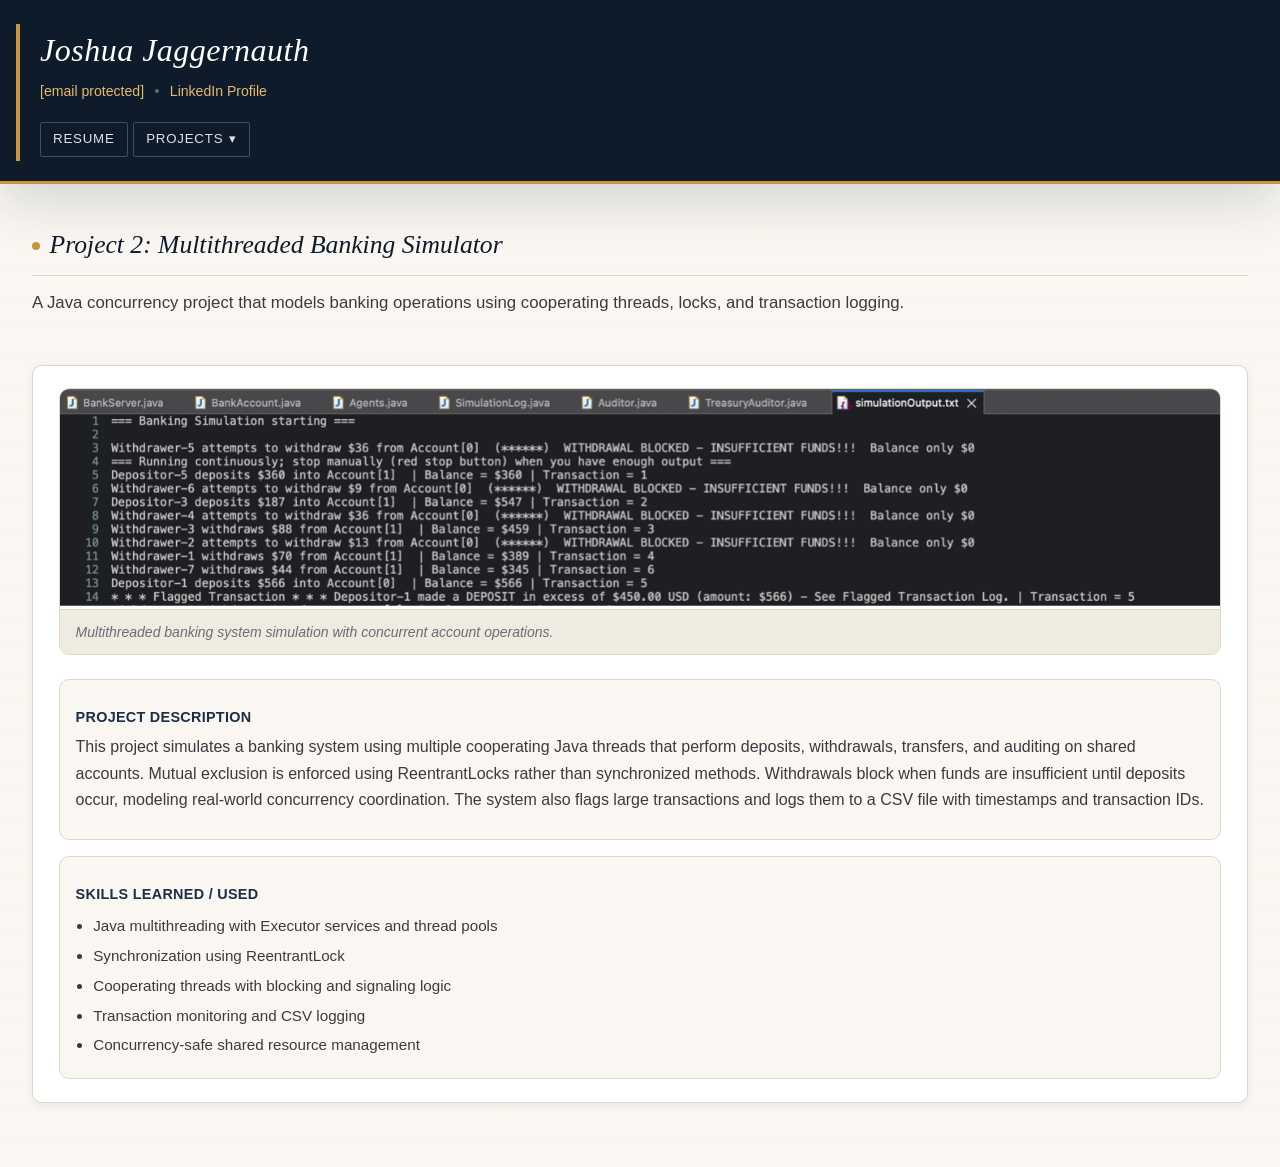
<file: project-two.html>
<!-- project-two.html -->
<!DOCTYPE html>
<html lang="en">
<head>
  <meta charset="UTF-8" />
  <meta name="viewport" content="width=device-width, initial-scale=1" />
  <title>Project 2 | Multithreaded Banking Simulator</title>
  <link rel="stylesheet" href="styles.css" />
</head>

<body>
  <a class="skip-link" href="#main">Skip to main content</a>

  <header class="site-header">
    <div class="container">
      <h1 class="site-title">Joshua Jaggernauth</h1>

      <address class="contact">
        <a href="/cdn-cgi/l/email-protection#f69c99cfcfc4c6cec2b6839590d8939283"><span class="__cf_email__" data-cfemail="38525701010a08000c784d5b5e165d5c4d">[email&#160;protected]</span></a>
        <span aria-hidden="true">•</span>
        <a href="https://www.linkedin.com/in/joshua-jaggernauth" target="_blank" rel="noopener">
          LinkedIn Profile
        </a>
      </address>

      <nav class="site-nav" aria-label="Primary">
        <ul>
          <li><a href="index.html">Resume</a></li>

          <li class="nav-group">
            <button class="nav-group-btn" type="button" aria-label="Open projects menu">
              Projects <span class="chev" aria-hidden="true">▾</span>
            </button>

            <ul class="nav-dropdown" aria-label="Projects">
              <li><a href="project-one.html">Nile Dot Com</a></li>
              <li><a href="project-two.html" aria-current="page">Project 2</a></li>
              <li><a href="project-three.html">Client-Server App</a></li>
              <li><a href="project-four.html">Three-Tier Web App</a></li>
            </ul>
          </li>
        </ul>
      </nav>
    </div>
  </header>

  <main id="main" class="container">
    <header class="page-header">
      <h2>Project 2: Multithreaded Banking Simulator</h2>
      <p class="page-intro">
        A Java concurrency project that models banking operations using cooperating threads,
        locks, and transaction logging.
      </p>
    </header>

    <article class="project">
      <figure class="project-figure">
        <img
          src="images/project2.png"
          alt="Output or diagram from the multithreaded banking simulator project"
          width="1200"
          height="675"
        />
        <figcaption>
          Multithreaded banking system simulation with concurrent account operations.
        </figcaption>
      </figure>

      <section class="section" aria-labelledby="description-title">
        <h3 id="description-title">Project Description</h3>
        <p>
          This project simulates a banking system using multiple cooperating Java threads that perform
          deposits, withdrawals, transfers, and auditing on shared accounts. Mutual exclusion is enforced
          using ReentrantLocks rather than synchronized methods. Withdrawals block when funds are insufficient
          until deposits occur, modeling real-world concurrency coordination. The system also flags large
          transactions and logs them to a CSV file with timestamps and transaction IDs.
        </p>
      </section>

      <section class="section" aria-labelledby="skills-title">
        <h3 id="skills-title">Skills Learned / Used</h3>
        <ul>
          <li>Java multithreading with Executor services and thread pools</li>
          <li>Synchronization using ReentrantLock</li>
          <li>Cooperating threads with blocking and signaling logic</li>
          <li>Transaction monitoring and CSV logging</li>
          <li>Concurrency-safe shared resource management</li>
        </ul>
      </section>
    </article>
  </main>

  <footer class="site-
</file>
<file: styles.css>
/* styles.css — Joshua Jaggernauth Resume */
/* ============================================
   Editorial / Magazine aesthetic
   - Warm off-white background with subtle paper texture
   - Deep navy primary + amber accent
   - Georgia serif for headings, Optima/Candara for body
   - Mobile-first: single column at 412px
   - Desktop: sidebar + main grid at 900px+, max-width 1920px
   ============================================ */

/* ===== CSS Variables ===== */
:root {
  --navy:       #0d1b2a;
  --navy-mid:   #1a2e45;
  --amber:      #c8963e;
  --amber-light:#e8b86d;
  --cream:      #faf7f2;
  --cream-dark: #f0ebe1;
  --ink:        #1c1c1e;
  --ink-mid:    #3a3a40;
  --ink-light:  #6b6b75;
  --border:     #ddd8ce;
  --white:      #ffffff;
  --shadow-sm:  0 2px 8px rgba(13,27,42,0.07);
  --shadow-md:  0 6px 24px rgba(13,27,42,0.11);
  --shadow-lg:  0 18px 48px rgba(13,27,42,0.15);
  --radius:     4px;
  --radius-lg:  10px;

  --font-display: Georgia, 'Times New Roman', serif;
  --font-body:    Optima, Candara, 'Gill Sans', 'Gill Sans MT', Calibri, sans-serif;
  --font-mono:    'Courier New', Courier, monospace;
}

/* ===== Reset ===== */
*, *::before, *::after { box-sizing: border-box; }
html { scroll-behavior: smooth; }

body {
  margin: 0;
  font-family: var(--font-body);
  font-size: 1rem;
  line-height: 1.65;
  color: var(--ink);
  background-color: var(--cream);
  /* Subtle paper texture via repeating gradient */
  background-image:
    repeating-linear-gradient(
      0deg,
      transparent,
      transparent 28px,
      rgba(200,150,62,0.03) 28px,
      rgba(200,150,62,0.03) 29px
    );
  min-height: 100vh;
}

img { max-width: 100%; height: auto; display: block; }
a { color: var(--amber); text-decoration: none; }
a:hover { text-decoration: underline; color: var(--amber-light); }

/* ===== Accessibility ===== */
.skip-link {
  position: absolute;
  left: -999px;
  top: 0;
  background: var(--navy);
  color: var(--white);
  padding: 0.6rem 1rem;
  border-radius: var(--radius);
  z-index: 3000;
  font-family: var(--font-body);
}
.skip-link:focus { left: 1rem; top: 1rem; }

:focus-visible {
  outline: 2px solid var(--amber);
  outline-offset: 3px;
  border-radius: var(--radius);
}

/* ===== Layout Container ===== */
.container {
  width: min(1440px, calc(100% - 2rem));
  margin: 0 auto;
}

/* ===== Header ===== */
.site-header {
  background-color: var(--navy);
  /* Subtle angled divider at bottom */
  border-bottom: 3px solid var(--amber);
  color: var(--white);
  padding: 1.5rem 0 1.25rem;
  position: sticky;
  top: 0;
  z-index: 1000;
  box-shadow: var(--shadow-lg);
}

/* Decorative left bar on header container */
.site-header .container {
  position: relative;
  padding-left: 1.25rem;
  border-left: 4px solid var(--amber);
}

.site-title {
  margin: 0 0 0.15rem;
  font-family: var(--font-display);
  font-size: 1.7rem;
  font-weight: normal;
  font-style: italic;
  letter-spacing: 0.5px;
  color: var(--white);
}

/* Contact row */
.contact {
  margin: 0.2rem 0 0.85rem;
  font-style: normal;
  display: flex;
  flex-wrap: wrap;
  gap: 0.3rem 0.65rem;
  align-items: center;
  font-size: 0.88rem;
  color: rgba(255,255,255,0.7);
}
.contact a {
  color: var(--amber-light);
  text-underline-offset: 3px;
}
.contact a:hover { color: var(--white); }
.contact span[aria-hidden="true"] { color: rgba(255,255,255,0.35); }

/* ===== Navigation ===== */
.site-nav ul {
  list-style: none;
  margin: 0;
  padding: 0;
  display: flex;
  flex-wrap: wrap;
  gap: 0.4rem;
  align-items: center;
}

/* Nav pills */
.site-nav a {
  display: inline-block;
  padding: 0.38rem 0.9rem;
  border: 1px solid rgba(255,255,255,0.22);
  border-radius: 2px;
  color: rgba(255,255,255,0.88);
  font-size: 0.85rem;
  letter-spacing: 0.06em;
  text-transform: uppercase;
  font-family: var(--font-body);
  transition: background 160ms, border-color 160ms, color 160ms;
  text-decoration: none;
}
.site-nav a:hover {
  background: rgba(255,255,255,0.10);
  border-color: var(--amber);
  color: var(--white);
}
.site-nav a[aria-current="page"] {
  background: var(--amber);
  border-color: var(--amber);
  color: var(--navy);
  font-weight: 700;
}

/* Projects group */
.nav-group { position: relative; }

.nav-group-btn {
  appearance: none;
  border: 1px solid rgba(255,255,255,0.22);
  border-radius: 2px;
  cursor: pointer;
  padding: 0.38rem 0.9rem;
  background: transparent;
  color: rgba(255,255,255,0.88);
  font: inherit;
  font-size: 0.85rem;
  letter-spacing: 0.06em;
  text-transform: uppercase;
  display: inline-flex;
  align-items: center;
  gap: 0.35rem;
  transition: background 160ms, border-color 160ms, color 160ms;
}
.nav-group-btn:hover {
  background: rgba(255,255,255,0.10);
  border-color: var(--amber);
  color: var(--white);
}

.nav-group .chev {
  display: inline-block;
  transition: transform 180ms ease;
  font-style: normal;
}

/* Dropdown — opens RIGHT on desktop, BELOW on mobile */
.nav-dropdown {
  position: absolute;
  left: 100%;
  margin-left: 0.5rem;
  top: 50%;
  transform: translateY(-50%) scaleX(0.95);
  transform-origin: left center;

  min-width: 480px;
  padding-left: 0.5rem;

  background: transparent;
  border: none;
  display: flex;
  gap: 0.4rem;

  opacity: 0;
  pointer-events: none;
  transition: opacity 160ms ease, transform 160ms ease;
}

.nav-dropdown li { list-style: none; margin: 0; }

.nav-dropdown a {
  display: inline-block;
  padding: 0.38rem 0.9rem;
  border: 1px solid rgba(255,255,255,0.22);
  border-radius: 2px;
  color: rgba(255,255,255,0.88);
  font-size: 0.85rem;
  letter-spacing: 0.06em;
  text-transform: uppercase;
  transition: background 160ms, border-color 160ms, color 160ms;
  white-space: nowrap;
  text-decoration: none;
}
.nav-dropdown a:hover {
  background: rgba(255,255,255,0.10);
  border-color: var(--amber);
  color: var(--white);
}
.nav-dropdown a[aria-current="page"] {
  background: var(--amber);
  border-color: var(--amber);
  color: var(--navy);
  font-weight: 700;
}

.nav-group:hover .nav-dropdown,
.nav-group:focus-within .nav-dropdown,
.nav-dropdown:hover {
  opacity: 1;
  transform: translateY(-50%) scaleX(1);
  pointer-events: auto;
}

.nav-group:hover .chev,
.nav-group:focus-within .chev {
  transform: rotate(180deg);
}

/* ===== Main ===== */
main { padding: 2rem 0 3rem; }

#main { scroll-margin-top: 8rem; }

/* ===== Section Headings ===== */
h2 {
  font-family: var(--font-display);
  font-size: 1.3rem;
  font-weight: normal;
  font-style: italic;
  color: var(--navy);
  margin: 0 0 0.85rem;
  padding-bottom: 0.5rem;
  border-bottom: 1px solid var(--border);
  position: relative;
}

/* Amber accent dot before heading */
h2::before {
  content: "";
  display: inline-block;
  width: 8px;
  height: 8px;
  background: var(--amber);
  border-radius: 50%;
  margin-right: 0.6rem;
  vertical-align: middle;
  position: relative;
  top: -2px;
}

h3 {
  font-family: var(--font-body);
  font-size: 1rem;
  font-weight: 700;
  color: var(--navy-mid);
  margin: 0.6rem 0 0.25rem;
  letter-spacing: 0.02em;
  text-transform: uppercase;
  font-size: 0.9rem;
}

p { margin: 0.3rem 0 0.6rem; color: var(--ink-mid); }

/* ===== Cards / Sections ===== */
.section {
  background: var(--white);
  border: 1px solid var(--border);
  border-radius: var(--radius-lg);
  padding: 1.25rem 1.4rem;
  box-shadow: var(--shadow-sm);
  margin-bottom: 1.25rem;
}

.item {
  background: var(--cream);
  border: 1px solid var(--border);
  border-radius: var(--radius);
  padding: 0.9rem 1.1rem;
  margin-bottom: 0.75rem;
  box-shadow: none;
}
.item:last-child { margin-bottom: 0; }

/* Left accent stripe on items */
.item {
  border-left: 3px solid var(--amber);
}

/* Hover lift — hover-capable only */
@media (hover: hover) and (pointer: fine) {
  .section, .project-preview, .project {
    transition: transform 160ms ease, box-shadow 160ms ease;
  }
  .section:hover, .project-preview:hover {
    transform: translateY(-2px);
    box-shadow: var(--shadow-md);
  }
}

/* Item header */
.item-header { display: flex; flex-direction: column; gap: 0.05rem; }
.item-subtitle { margin: 0; color: var(--ink-light); font-size: 0.9rem; font-style: italic; }

/* Lists */
ul { margin: 0.4rem 0 0 1.1rem; padding: 0; }
li { margin: 0.3rem 0; color: var(--ink-mid); font-size: 0.95rem; }

/* ===== Project Preview Cards ===== */
.project-preview {
  background: var(--white);
  border: 1px solid var(--border);
  border-radius: var(--radius-lg);
  padding: 1rem 1.2rem;
  margin-bottom: 0.75rem;
  box-shadow: var(--shadow-sm);
  position: relative;
  overflow: hidden;
}

/* Decorative amber top stripe */
.project-preview::before {
  content: "";
  position: absolute;
  top: 0; left: 0; right: 0;
  height: 3px;
  background: linear-gradient(90deg, var(--amber), transparent 70%);
}

.project-preview h3 {
  margin-top: 0.25rem;
  text-transform: none;
  font-size: 0.97rem;
  font-family: var(--font-display);
  font-style: italic;
  font-weight: normal;
}
.project-preview h3 a {
  color: var(--navy);
}
.project-preview h3 a:hover {
  color: var(--amber);
  text-decoration: none;
}
.project-preview p { margin-bottom: 0; font-size: 0.92rem; }

/* ===== Project Pages ===== */
.page-header { margin-bottom: 1.5rem; }
.page-header h2 { font-size: 1.6rem; }
.page-intro { font-size: 1.05rem; color: var(--ink-mid); margin: 0.4rem 0 0; }

.project {
  background: var(--white);
  border: 1px solid var(--border);
  border-radius: var(--radius-lg);
  padding: 1.4rem 1.6rem;
  box-shadow: var(--shadow-sm);
}

.project-figure {
  margin: 0 0 1.5rem;
  border-radius: var(--radius-lg);
  overflow: hidden;
  border: 1px solid var(--border);
}
.project-figure img { width: 100%; }
.project-figure figcaption {
  padding: 0.65rem 1rem;
  background: var(--cream-dark);
  color: var(--ink-light);
  font-size: 0.875rem;
  font-style: italic;
  border-top: 1px solid var(--border);
}

.project .section {
  margin-bottom: 1rem;
  box-shadow: none;
  background: var(--cream);
}
.project .section:last-child { margin-bottom: 0; }

/* ===== Subsections (Skills) ===== */
.subsection {
  margin-bottom: 0.9rem;
  padding-bottom: 0.9rem;
  border-bottom: 1px dashed var(--border);
}
.subsection:last-child { border-bottom: none; margin-bottom: 0; padding-bottom: 0; }

/* ===== Footer ===== */
.site-footer {
  background: var(--navy);
  border-top: 3px solid var(--amber);
  padding: 1.5rem 0 2rem;
  margin-top: 2rem;
}
.site-footer p {
  margin: 0;
  text-align: center;
  color: rgba(255,255,255,0.55);
  font-size: 0.9rem;
}
.site-footer a { color: var(--amber-light); }
.site-footer a:hover { color: var(--white); }

/* =================================================
   RESPONSIVE LAYOUT
   Mobile-first: single column
   Tablet 700px+: slight adjustments
   Desktop 900px+: sidebar + main grid
   Wide 1400px+: comfortable max-width centering
   ================================================= */

/* ---- Mobile base (up to ~699px, covers 412px) ---- */

/* Stack everything in a single column; container provides side padding */
.container {
  padding-left: 1rem;
  padding-right: 1rem;
}

/* Header: compact on mobile */
.site-title { font-size: 1.45rem; }

.site-nav ul { gap: 0.35rem; }
.site-nav a,
.nav-group-btn { font-size: 0.78rem; padding: 0.35rem 0.75rem; }

/* Dropdown opens BELOW button on mobile */
.nav-dropdown {
  left: 0;
  margin-left: 0;
  top: calc(100% + 0.5rem);
  transform: translateY(-4px) scale(0.98);
  transform-origin: top left;
  min-width: 200px;
  padding-left: 0;
  padding: 0.5rem;
  background: rgba(13, 27, 42, 0.97);
  border: 1px solid rgba(255,255,255,0.15);
  border-radius: var(--radius-lg);
  display: grid;
  gap: 0.35rem;
  box-shadow: var(--shadow-lg);
}

.nav-group:hover .nav-dropdown,
.nav-group:focus-within .nav-dropdown,
.nav-dropdown:hover {
  opacity: 1;
  transform: translateY(0) scale(1);
  pointer-events: auto;
}

.nav-dropdown a { width: 100%; display: block; }

/* Single column main on mobile */
main.container {
  display: block;
}

.section { padding: 1rem 1rem; }

/* ---- Tablet 700px+ ---- */
@media (min-width: 700px) {
  .site-title { font-size: 1.65rem; }
  .site-nav a, .nav-group-btn { font-size: 0.83rem; }

  main.container {
    display: grid;
    grid-template-columns: 1fr 1fr;
    gap: 1.25rem;
    align-items: start;
  }

  /* Objective and Projects span full width */
  main.container > .section:first-of-type { grid-column: 1 / -1; }
  main.container > .section:nth-of-type(4) { grid-column: 1 / -1; }
  main.container > .section:last-of-type  { grid-column: 1 / -1; }

  /* Project page article spans full */
  main.container > .page-header { grid-column: 1 / -1; }
  main.container .project { grid-column: 1 / -1; }
}

/* ---- Desktop 900px+ (covers 1920px) ---- */
@media (min-width: 900px) {

  /* Header: restore right-expanding dropdown */
  .nav-dropdown {
    left: 100%;
    margin-left: 0.5rem;
    top: 50%;
    transform: translateY(-50%) scaleX(0.95);
    transform-origin: left center;
    min-width: 480px;
    padding: 0;
    padding-left: 0.5rem;
    background: transparent;
    border: none;
    border-radius: 0;
    display: flex;
    gap: 0.4rem;
    box-shadow: none;
  }

  .nav-group:hover .nav-dropdown,
  .nav-group:focus-within .nav-dropdown,
  .nav-dropdown:hover {
    transform: translateY(-50%) scaleX(1);
  }

  .nav-dropdown a { width: auto; display: inline-block; }

  .site-title { font-size: 2rem; }
  main { padding: 2.5rem 0 4rem; }

  /* 3-column layout: sidebar | main | main */
  main.container {
    display: grid;
    grid-template-columns: 280px 1fr 1fr;
    gap: 1.5rem;
    align-items: start;
  }

  /* Objective spans all 3 columns */
  main.container > .section:first-of-type { grid-column: 1 / -1; }

  /* Education & Experience go in left sidebar column */
  main.container > .section:nth-of-type(2) { grid-column: 1; grid-row: 2; }
  main.container > .section:nth-of-type(3) { grid-column: 1; grid-row: 3; }

  /* Projects spans columns 2 & 3 */
  main.container > .section:nth-of-type(4) {
    grid-column: 2 / -1;
    grid-row: 2 / 4;
  }

  /* Skills spans full width */
  main.container > .section:last-of-type { grid-column: 1 / -1; }

  /* Skills grid: 3 subsections side by side */
  main.container > .section:last-of-type .subsection {
    display: inline-block;
    /* override to use CSS columns instead */
  }
  main.container > .section:last-of-type {
    display: grid;
    grid-template-columns: auto 1fr 1fr 1fr;
    gap: 0 2rem;
    align-items: start;
  }
  /* The h2 inside skills spans full width */
  main.container > .section:last-of-type h2 {
    grid-column: 1 / -1;
  }
  /* Each subsection in its own column */
  main.container > .section:last-of-type .subsection {
    border-bottom: none;
    padding-bottom: 0;
    margin-bottom: 0;
    border-right: 1px dashed var(--border);
    padding-right: 1.5rem;
  }
  main.container > .section:last-of-type .subsection:last-child {
    border-right: none;
    padding-right: 0;
  }

  /* Project pages */
  main.container > .page-header { grid-column: 1 / -1; }
  main.container .project { grid-column: 1 / -1; }
}

/* ---- Wide / 1920px ---- */
@media (min-width: 1400px) {
  .container { width: min(1500px, calc(100% - 4rem)); }
  .site-title { font-size: 2.25rem; }
  .hero-tagline { font-size: 1rem; }

  main.container {
    grid-template-columns: 320px 1fr 1fr;
    gap: 2rem;
  }

  .section { padding: 1.5rem 1.75rem; }
  .project { padding: 2rem; }
}

/* ===== Reduced Motion ===== */
@media (prefers-reduced-motion: reduce) {
  html { scroll-behavior: auto; }
  .site-nav a, .nav-group-btn, .nav-dropdown, .nav-group .chev,
  .section, .project-preview, .project {
    transition: none !important;
    animation: none !important;
  }
  .section:hover, .project-preview:hover { transform: none !important; }
}

/* ===== New Badge on Project Cards ===== */
.project-preview.new-badge {
  border-color: var(--amber);
}
.project-preview.new-badge::after {
  content: "NEW";
  position: absolute;
  top: 0.6rem;
  right: 0.8rem;
  background: var(--amber);
  color: var(--navy);
  font-size: 0.65rem;
  font-weight: 700;
  letter-spacing: 0.08em;
  padding: 0.15rem 0.5rem;
  border-radius: 2px;
}
</file>
